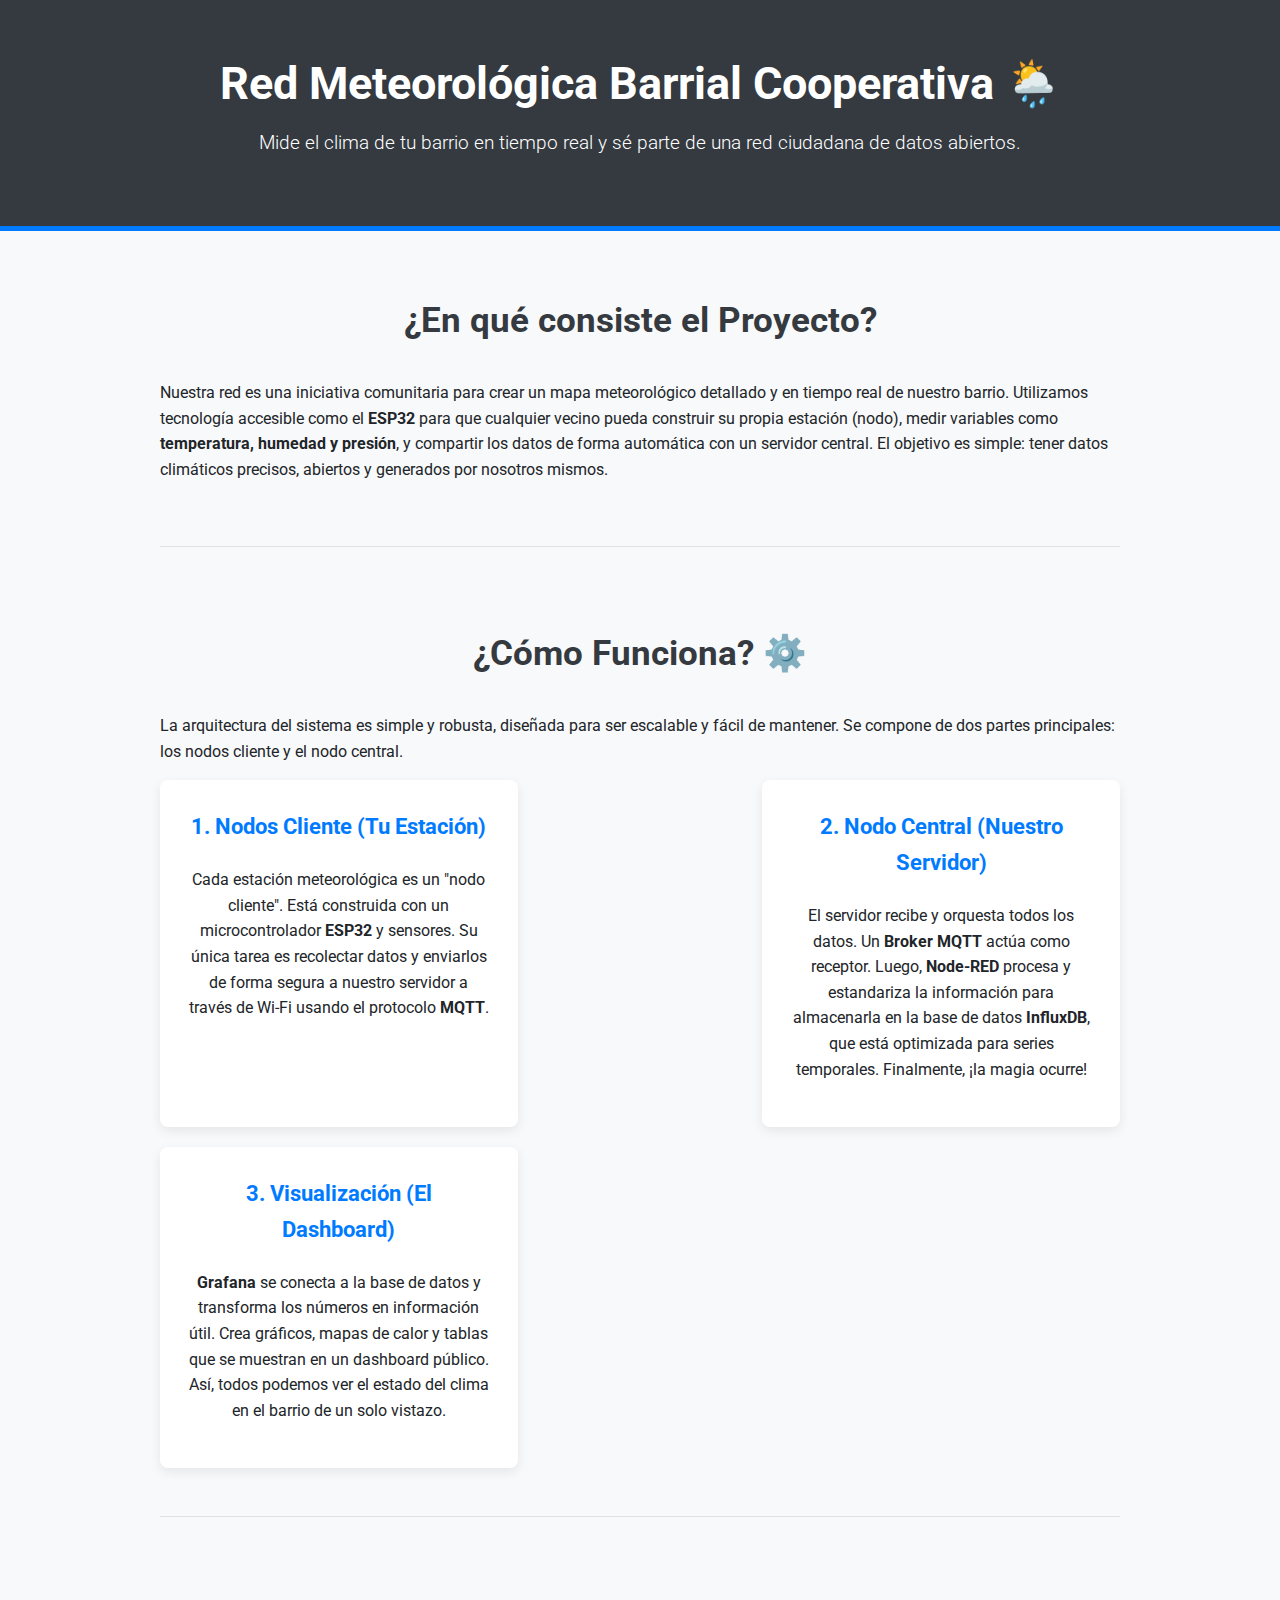
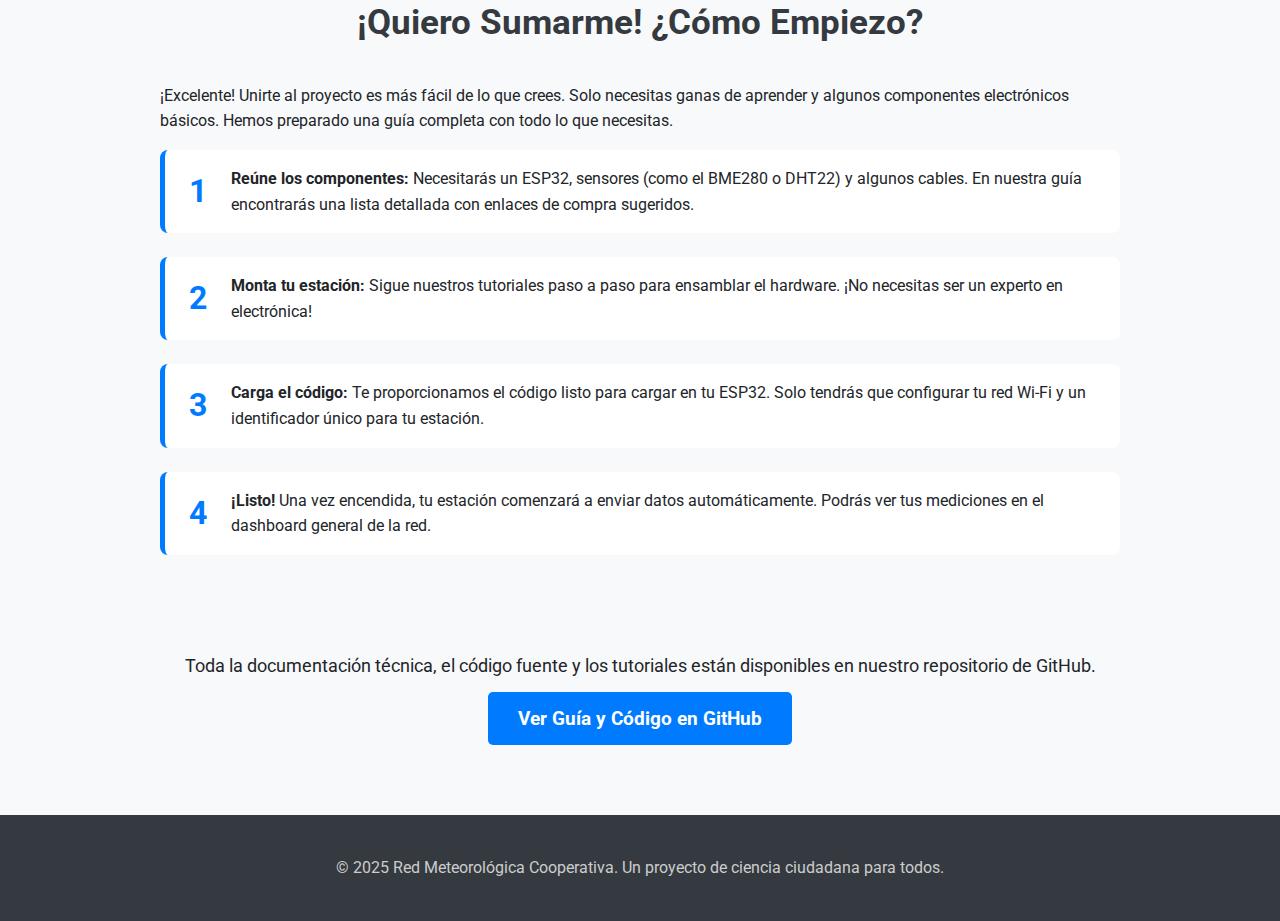
<file: web/index.html>
<!DOCTYPE html>
<html lang="es">
<head>
    <meta charset="UTF-8">
    <meta name="viewport" content="width=device-width, initial-scale=1.0">
    <title>Red Meteorológica Barrial Cooperativa</title>
    <link rel="stylesheet" href="style.css">
    <link href="https://fonts.googleapis.com/css2?family=Roboto:wght@300;400;700&display=swap" rel="stylesheet">
</head>
<body>
    <header>
        <div class="container">
            <h1>Red Meteorológica Barrial Cooperativa 🌦️</h1>
            <p class="subtitle">Mide el clima de tu barrio en tiempo real y sé parte de una red ciudadana de datos abiertos.</p>
        </div>
    </header>

    <main class="container">
        <section id="descripcion">
            <h2>¿En qué consiste el Proyecto?</h2>
            <p>Nuestra red es una iniciativa comunitaria para crear un mapa meteorológico detallado y en tiempo real de nuestro barrio. Utilizamos tecnología accesible como el <strong>ESP32</strong> para que cualquier vecino pueda construir su propia estación (nodo), medir variables como <strong>temperatura, humedad y presión</strong>, y compartir los datos de forma automática con un servidor central. El objetivo es simple: tener datos climáticos precisos, abiertos y generados por nosotros mismos.</p>
        </section>

        <hr>

        <section id="arquitectura">
            <h2>¿Cómo Funciona? ⚙️</h2>
            <p>La arquitectura del sistema es simple y robusta, diseñada para ser escalable y fácil de mantener. Se compone de dos partes principales: los nodos cliente y el nodo central.</p>
            <div class="cards-container">
                <div class="card">
                    <h3>1. Nodos Cliente (Tu Estación)</h3>
                    <p>Cada estación meteorológica es un "nodo cliente". Está construida con un microcontrolador <strong>ESP32</strong> y sensores. Su única tarea es recolectar datos y enviarlos de forma segura a nuestro servidor a través de Wi-Fi usando el protocolo <strong>MQTT</strong>.</p>
                </div>
                <div class="card">
                    <h3>2. Nodo Central (Nuestro Servidor)</h3>
                    <p>El servidor recibe y orquesta todos los datos. Un <strong>Broker MQTT</strong> actúa como receptor. Luego, <strong>Node-RED</strong> procesa y estandariza la información para almacenarla en la base de datos <strong>InfluxDB</strong>, que está optimizada para series temporales. Finalmente, ¡la magia ocurre!</p>
                </div>
                <div class="card">
                    <h3>3. Visualización (El Dashboard)</h3>
                    <p><strong>Grafana</strong> se conecta a la base de datos y transforma los números en información útil. Crea gráficos, mapas de calor y tablas que se muestran en un dashboard público. Así, todos podemos ver el estado del clima en el barrio de un solo vistazo.</p>
                </div>
            </div>
        </section>

        <hr>

        <section id="como-sumarse">
            <h2>¡Quiero Sumarme! ¿Cómo Empiezo?</h2>
            <p>¡Excelente! Unirte al proyecto es más fácil de lo que crees. Solo necesitas ganas de aprender y algunos componentes electrónicos básicos. Hemos preparado una guía completa con todo lo que necesitas.</p>
            <div class="pasos">
                <div class="paso">
                    <span class="numero">1</span>
                    <p><strong>Reúne los componentes:</strong> Necesitarás un ESP32, sensores (como el BME280 o DHT22) y algunos cables. En nuestra guía encontrarás una lista detallada con enlaces de compra sugeridos.</p>
                </div>
                <div class="paso">
                    <span class="numero">2</span>
                    <p><strong>Monta tu estación:</strong> Sigue nuestros tutoriales paso a paso para ensamblar el hardware. ¡No necesitas ser un experto en electrónica!</p>
                </div>
                <div class="paso">
                    <span class="numero">3</span>
                    <p><strong>Carga el código:</strong> Te proporcionamos el código listo para cargar en tu ESP32. Solo tendrás que configurar tu red Wi-Fi y un identificador único para tu estación.</p>
                </div>
                <div class="paso">
                    <span class="numero">4</span>
                    <p><strong>¡Listo!</strong> Una vez encendida, tu estación comenzará a enviar datos automáticamente. Podrás ver tus mediciones en el dashboard general de la red.</p>
                </div>
            </div>
        </section>

        <section id="cta">
            <p>Toda la documentación técnica, el código fuente y los tutoriales están disponibles en nuestro repositorio de GitHub.</p>
            <a href="#" class="cta-button">Ver Guía y Código en GitHub</a>
        </section>
    </main>

    <footer>
        <div class="container">
            <p>&copy; 2025 Red Meteorológica Cooperativa. Un proyecto de ciencia ciudadana para todos.</p>
        </div>
    </footer>
</body>
</html>
</file>
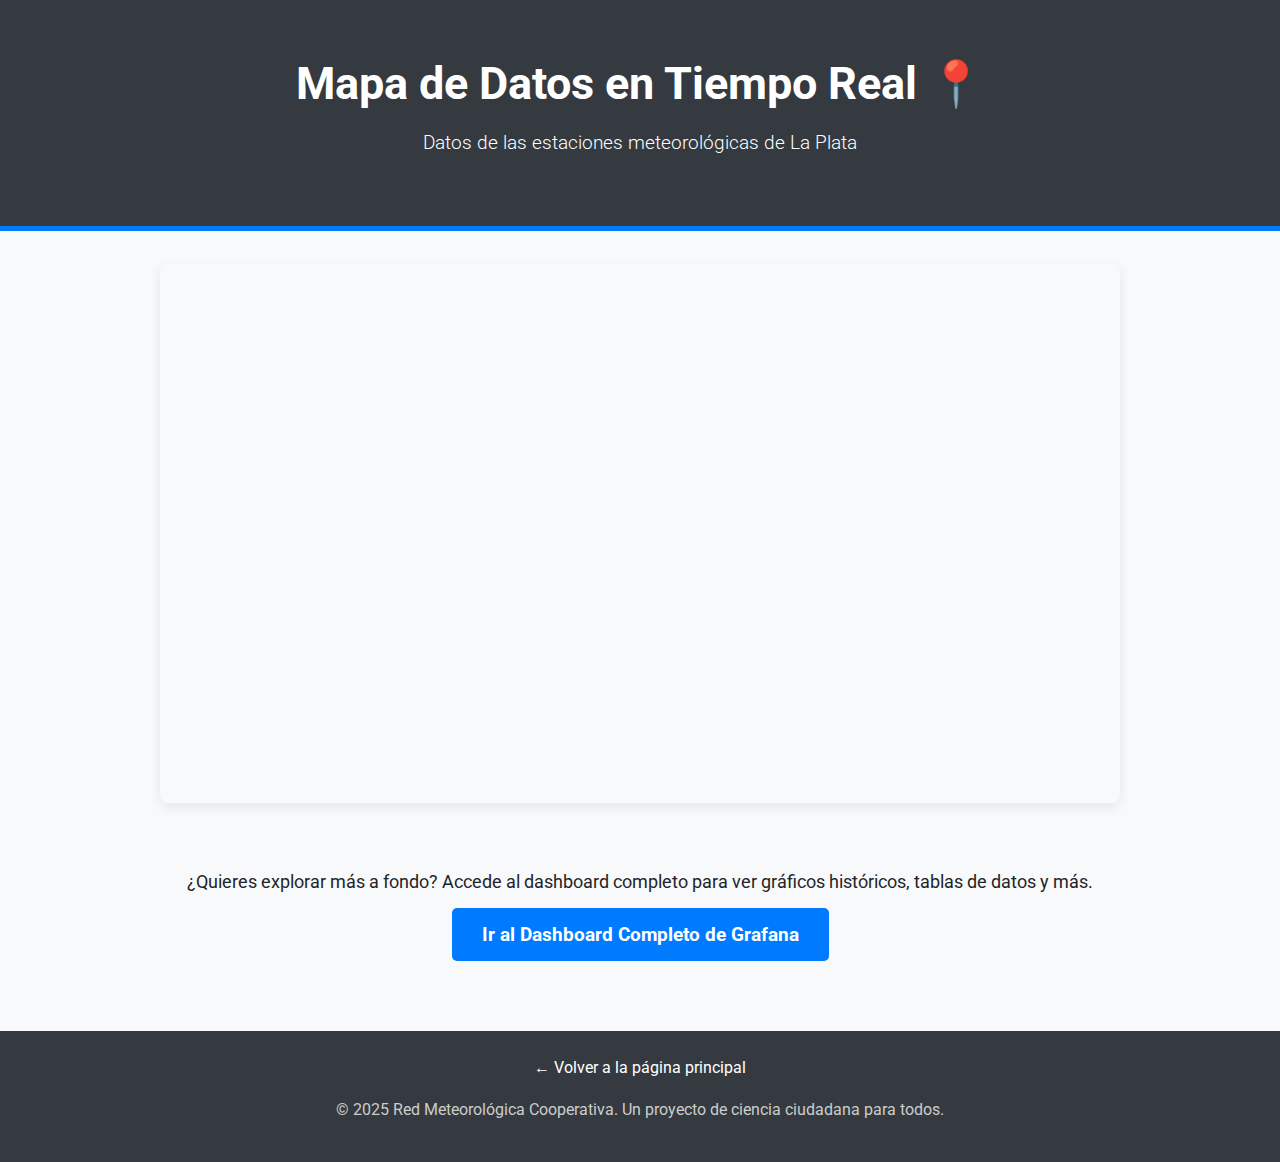
<file: web/dashboard.html>
<!DOCTYPE html>
<html lang="es">
<head>
    <meta charset="UTF-8">
    <meta name="viewport" content="width=device-width, initial-scale=1.0">
    <title>Dashboard de Datos - Red Meteorológica</title>
    <link rel="stylesheet" href="style.css">
    <link rel="stylesheet" href="dashboard.css">
    <link href="https://fonts.googleapis.com/css2?family=Roboto:wght@300;400;700&display=swap" rel="stylesheet">
</head>
<body>
    <header>
        <div class="container">
            <h1>Mapa de Datos en Tiempo Real 📍</h1>
            <p class="subtitle">Datos de las estaciones meteorológicas de La Plata</p>
        </div>
    </header>

    <main class="container">
        <div class="dashboard-container">
            <iframe 
                src="http://localhost:3000/d-solo/b774f9df-aa30-4dc1-954b-e344bfe4a81a/estacion-meteorologica?orgId=1&from=1752596037118&to=1752596337118&timezone=browser&panelId=5&__feature.dashboardSceneSolo" 
                class="grafana-iframe" 
                frameborder="0">
            </iframe>
        </div>

        <div class="cta-container">
            <p>¿Quieres explorar más a fondo? Accede al dashboard completo para ver gráficos históricos, tablas de datos y más.</p>
            <a href="http://localhost:3000/goto/25Hc4dUNR?orgId=1" target="_blank" class="cta-button">Ir al Dashboard Completo de Grafana</a>
        </div>
    </main>

    <footer>
        <div class="container">
            <a href="/info" class="back-link">← Volver a la página principal</a>
            <p>&copy; 2025 Red Meteorológica Cooperativa. Un proyecto de ciencia ciudadana para todos.</p>
        </div>
    </footer>
</body>
</html>
</file>
<file: web/style.css>
:root {
    --primary-color: #007BFF;
    --secondary-color: #343A40;
    --background-color: #f8f9fa;
    --text-color: #212529;
    --card-bg: #ffffff;
    --border-color: #dee2e6;
}

body {
    font-family: 'Roboto', sans-serif;
    line-height: 1.6;
    color: var(--text-color);
    background-color: var(--background-color);
    margin: 0;
    padding: 0;
}

.container {
    max-width: 960px;
    margin: 0 auto;
    padding: 0 20px;
}

header {
    background-color: var(--secondary-color);
    color: #ffffff;
    padding: 3rem 0;
    text-align: center;
    border-bottom: 5px solid var(--primary-color);
}

header h1 {
    font-size: 2.8rem;
    font-weight: 700;
    margin: 0;
}

header .subtitle {
    font-size: 1.2rem;
    font-weight: 300;
    margin-top: 0.5rem;
}

main {
    padding: 2rem 0;
}

section {
    padding: 2rem 0;
}

section h2 {
    text-align: center;
    font-size: 2.2rem;
    color: var(--secondary-color);
    margin-bottom: 2rem;
    position: relative;
}

hr {
    border: 0;
    height: 1px;
    background: var(--border-color);
    margin: 1rem 0;
}

.cards-container {
    display: flex;
    justify-content: space-between;
    gap: 20px;
    flex-wrap: wrap;
}

.card {
    background: var(--card-bg);
    border-radius: 8px;
    box-shadow: 0 4px 12px rgba(0, 0, 0, 0.08);
    padding: 1.8rem;
    text-align: center;
    flex-basis: calc(33.333% - 20px);
    transition: transform 0.3s ease, box-shadow 0.3s ease;
}

.card:hover {
    transform: translateY(-5px);
    box-shadow: 0 8px 20px rgba(0, 0, 0, 0.12);
}

.card h3 {
    color: var(--primary-color);
    font-size: 1.4rem;
    margin-top: 0;
}

.pasos {
    display: flex;
    flex-direction: column;
    gap: 1.5rem;
}

.paso {
    display: flex;
    align-items: center;
    background: var(--card-bg);
    padding: 1rem 1.5rem;
    border-radius: 8px;
    border-left: 5px solid var(--primary-color);
}

.paso .numero {
    font-size: 2rem;
    font-weight: 700;
    color: var(--primary-color);
    margin-right: 1.5rem;
}

.paso p {
    margin: 0;
}

#cta {
    text-align: center;
    padding: 3rem 0;
}

#cta p {
    font-size: 1.1rem;
    margin-bottom: 1.5rem;
}

.cta-button {
    background-color: var(--primary-color);
    color: #ffffff;
    padding: 15px 30px;
    text-decoration: none;
    font-size: 1.2rem;
    font-weight: 700;
    border-radius: 5px;
    transition: background-color 0.3s ease, transform 0.2s ease;
}

.cta-button:hover {
    background-color: #0056b3;
    transform: scale(1.05);
}

footer {
    background-color: var(--secondary-color);
    color: #ccc;
    text-align: center;
    padding: 1.5rem 0;
    margin-top: 2rem;
}

@media (max-width: 768px) {
    header h1 {
        font-size: 2rem;
    }

    .cards-container {
        flex-direction: column;
    }
    
    .card {
        flex-basis: 100%;
    }
}
</file>
<file: web/dashboard.css>
.dashboard-container {
    position: relative; 
    width: 100%;
    height: 0;         
    padding-top: 56.25%; 

    margin-top: 2rem;
    border-radius: 8px;
    overflow: hidden; 
    box-shadow: 0 4px 12px rgba(0, 0, 0, 0.08);
}

.grafana-iframe {
    position: absolute; 
    top: 0;
    left: 0;
    width: 100%;
    height: 100%;
    border: none;
}

.cta-container {
    text-align: center;
    padding: 3rem 0;
}

.cta-container p {
    font-size: 1.1rem;
    margin-bottom: 1.5rem;
}

footer .back-link {
    display: block;
    color: #fff;
    text-decoration: none;
    margin-bottom: 1rem;
    transition: color 0.3s ease;
}

footer .back-link:hover {
    color: var(--primary-color);
}
</file>
